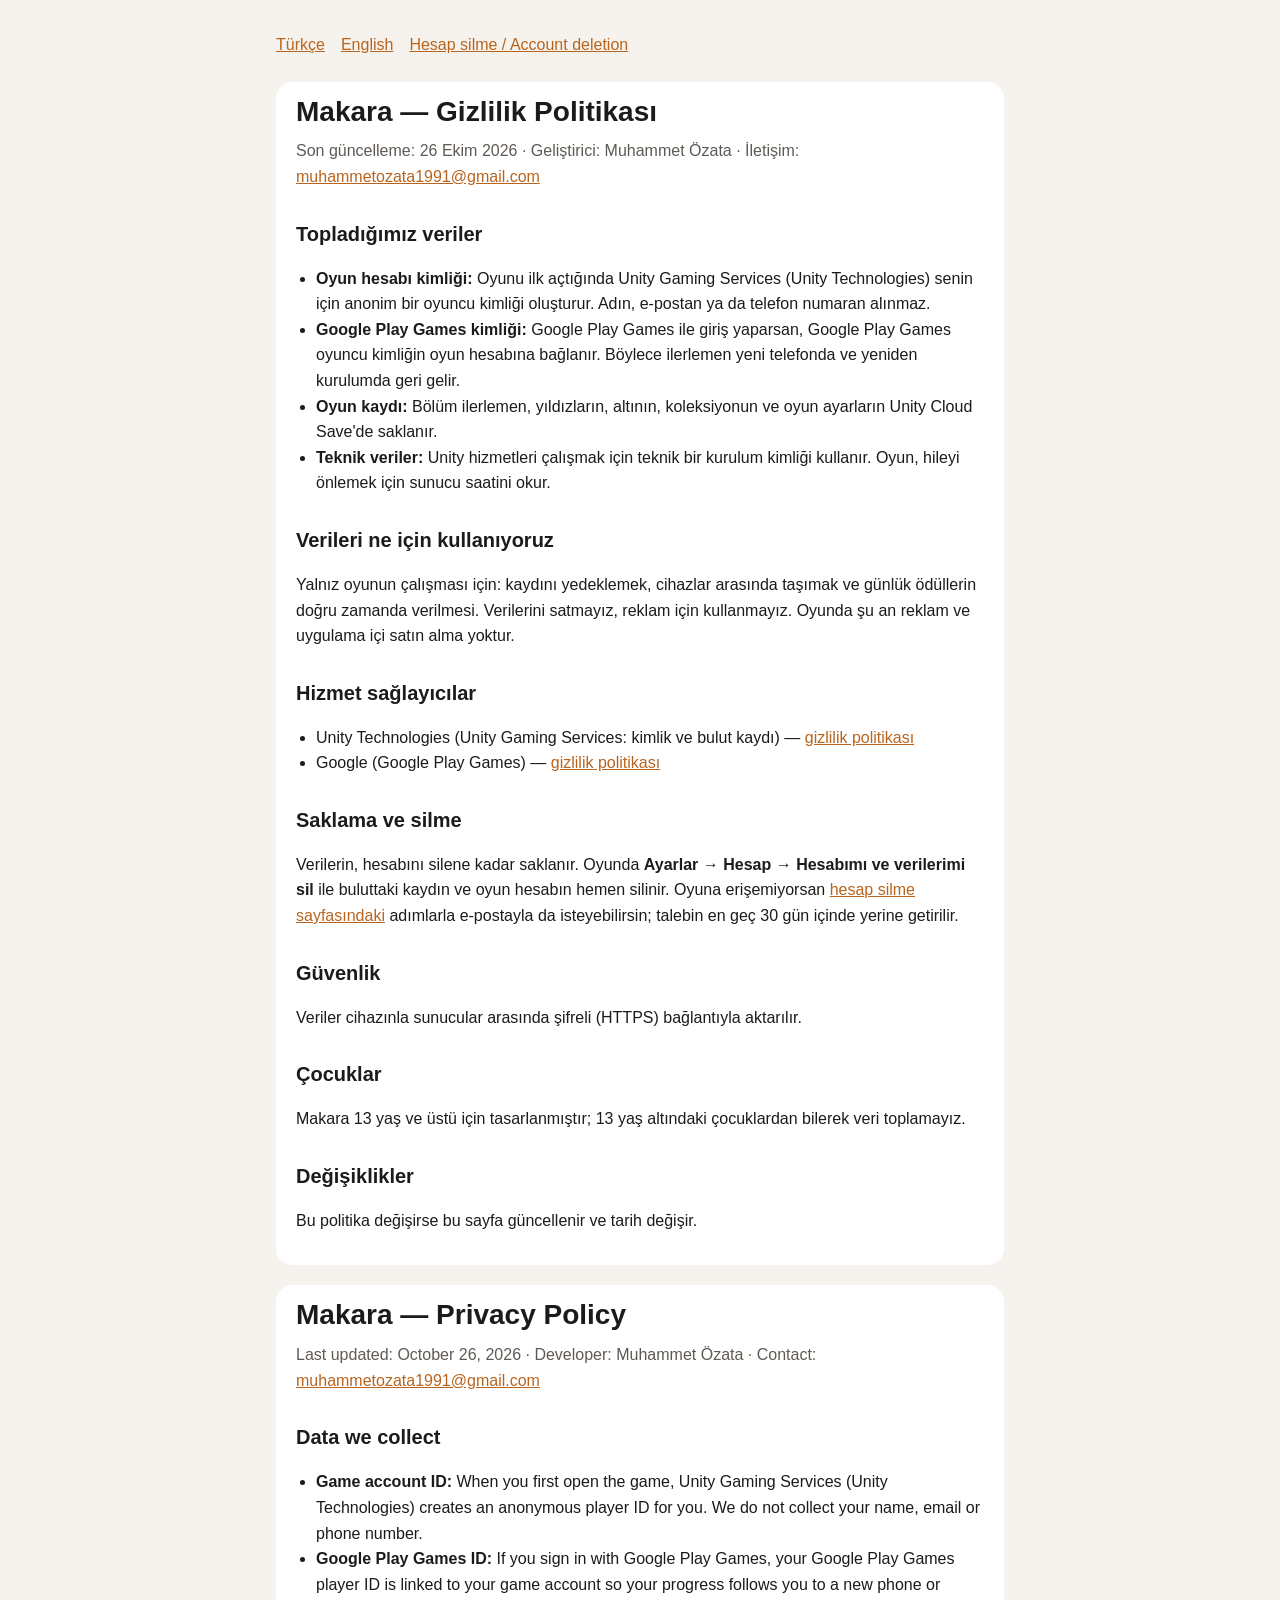
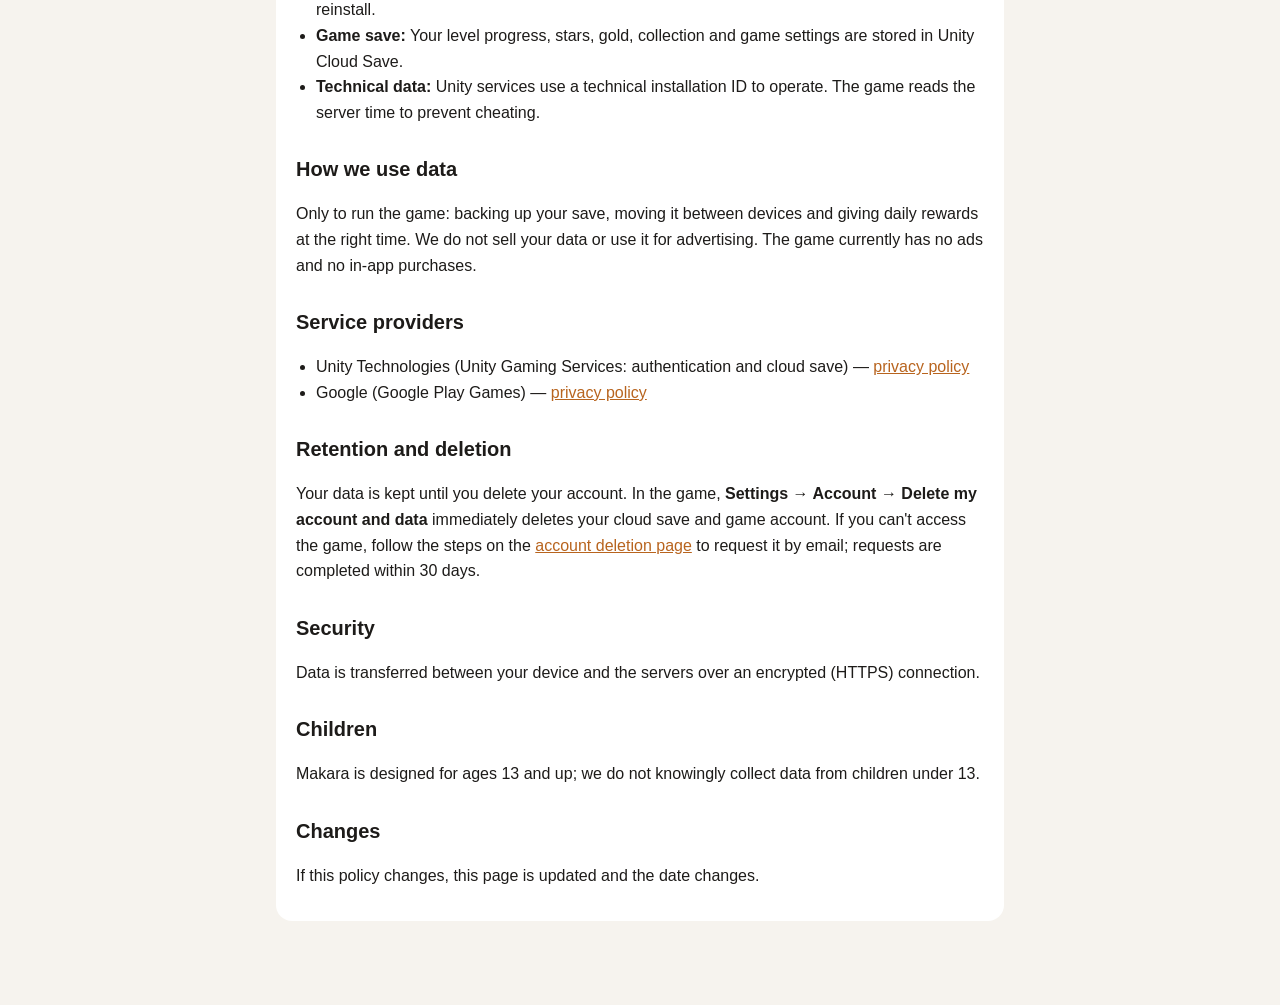
<file: index.html>
<!doctype html>
<html lang="tr"><head><meta charset="utf-8"><meta name="viewport" content="width=device-width,initial-scale=1">
<title>Makara — Gizlilik Politikası</title><link rel="stylesheet" href="stil.css"></head>
<body><main>
<nav><a href="#tr">Türkçe</a><a href="#en">English</a><a href="hesap-silme.html">Hesap silme / Account deletion</a></nav>

<section id="tr">
<h1>Makara — Gizlilik Politikası</h1>
<p class="alt">Son güncelleme: 26 Ekim 2026 · Geliştirici: Muhammet Özata · İletişim: <a href="mailto:muhammetozata1991@gmail.com">muhammetozata1991@gmail.com</a></p>
<h2>Topladığımız veriler</h2>
<ul>
<li><b>Oyun hesabı kimliği:</b> Oyunu ilk açtığında Unity Gaming Services (Unity Technologies) senin için anonim bir oyuncu kimliği oluşturur. Adın, e-postan ya da telefon numaran alınmaz.</li>
<li><b>Google Play Games kimliği:</b> Google Play Games ile giriş yaparsan, Google Play Games oyuncu kimliğin oyun hesabına bağlanır. Böylece ilerlemen yeni telefonda ve yeniden kurulumda geri gelir.</li>
<li><b>Oyun kaydı:</b> Bölüm ilerlemen, yıldızların, altının, koleksiyonun ve oyun ayarların Unity Cloud Save'de saklanır.</li>
<li><b>Teknik veriler:</b> Unity hizmetleri çalışmak için teknik bir kurulum kimliği kullanır. Oyun, hileyi önlemek için sunucu saatini okur.</li>
</ul>
<h2>Verileri ne için kullanıyoruz</h2>
<p>Yalnız oyunun çalışması için: kaydını yedeklemek, cihazlar arasında taşımak ve günlük ödüllerin doğru zamanda verilmesi. Verilerini satmayız, reklam için kullanmayız. Oyunda şu an reklam ve uygulama içi satın alma yoktur.</p>
<h2>Hizmet sağlayıcılar</h2>
<ul>
<li>Unity Technologies (Unity Gaming Services: kimlik ve bulut kaydı) — <a href="https://unity.com/legal/privacy-policy">gizlilik politikası</a></li>
<li>Google (Google Play Games) — <a href="https://policies.google.com/privacy">gizlilik politikası</a></li>
</ul>
<h2>Saklama ve silme</h2>
<p>Verilerin, hesabını silene kadar saklanır. Oyunda <b>Ayarlar → Hesap → Hesabımı ve verilerimi sil</b> ile buluttaki kaydın ve oyun hesabın hemen silinir. Oyuna erişemiyorsan <a href="hesap-silme.html">hesap silme sayfasındaki</a> adımlarla e-postayla da isteyebilirsin; talebin en geç 30 gün içinde yerine getirilir.</p>
<h2>Güvenlik</h2>
<p>Veriler cihazınla sunucular arasında şifreli (HTTPS) bağlantıyla aktarılır.</p>
<h2>Çocuklar</h2>
<p>Makara 13 yaş ve üstü için tasarlanmıştır; 13 yaş altındaki çocuklardan bilerek veri toplamayız.</p>
<h2>Değişiklikler</h2>
<p>Bu politika değişirse bu sayfa güncellenir ve tarih değişir.</p>
</section>

<section id="en">
<h1>Makara — Privacy Policy</h1>
<p class="alt">Last updated: October 26, 2026 · Developer: Muhammet Özata · Contact: <a href="mailto:muhammetozata1991@gmail.com">muhammetozata1991@gmail.com</a></p>
<h2>Data we collect</h2>
<ul>
<li><b>Game account ID:</b> When you first open the game, Unity Gaming Services (Unity Technologies) creates an anonymous player ID for you. We do not collect your name, email or phone number.</li>
<li><b>Google Play Games ID:</b> If you sign in with Google Play Games, your Google Play Games player ID is linked to your game account so your progress follows you to a new phone or reinstall.</li>
<li><b>Game save:</b> Your level progress, stars, gold, collection and game settings are stored in Unity Cloud Save.</li>
<li><b>Technical data:</b> Unity services use a technical installation ID to operate. The game reads the server time to prevent cheating.</li>
</ul>
<h2>How we use data</h2>
<p>Only to run the game: backing up your save, moving it between devices and giving daily rewards at the right time. We do not sell your data or use it for advertising. The game currently has no ads and no in-app purchases.</p>
<h2>Service providers</h2>
<ul>
<li>Unity Technologies (Unity Gaming Services: authentication and cloud save) — <a href="https://unity.com/legal/privacy-policy">privacy policy</a></li>
<li>Google (Google Play Games) — <a href="https://policies.google.com/privacy">privacy policy</a></li>
</ul>
<h2>Retention and deletion</h2>
<p>Your data is kept until you delete your account. In the game, <b>Settings → Account → Delete my account and data</b> immediately deletes your cloud save and game account. If you can't access the game, follow the steps on the <a href="hesap-silme.html">account deletion page</a> to request it by email; requests are completed within 30 days.</p>
<h2>Security</h2>
<p>Data is transferred between your device and the servers over an encrypted (HTTPS) connection.</p>
<h2>Children</h2>
<p>Makara is designed for ages 13 and up; we do not knowingly collect data from children under 13.</p>
<h2>Changes</h2>
<p>If this policy changes, this page is updated and the date changes.</p>
</section>
</main></body></html>
</file>
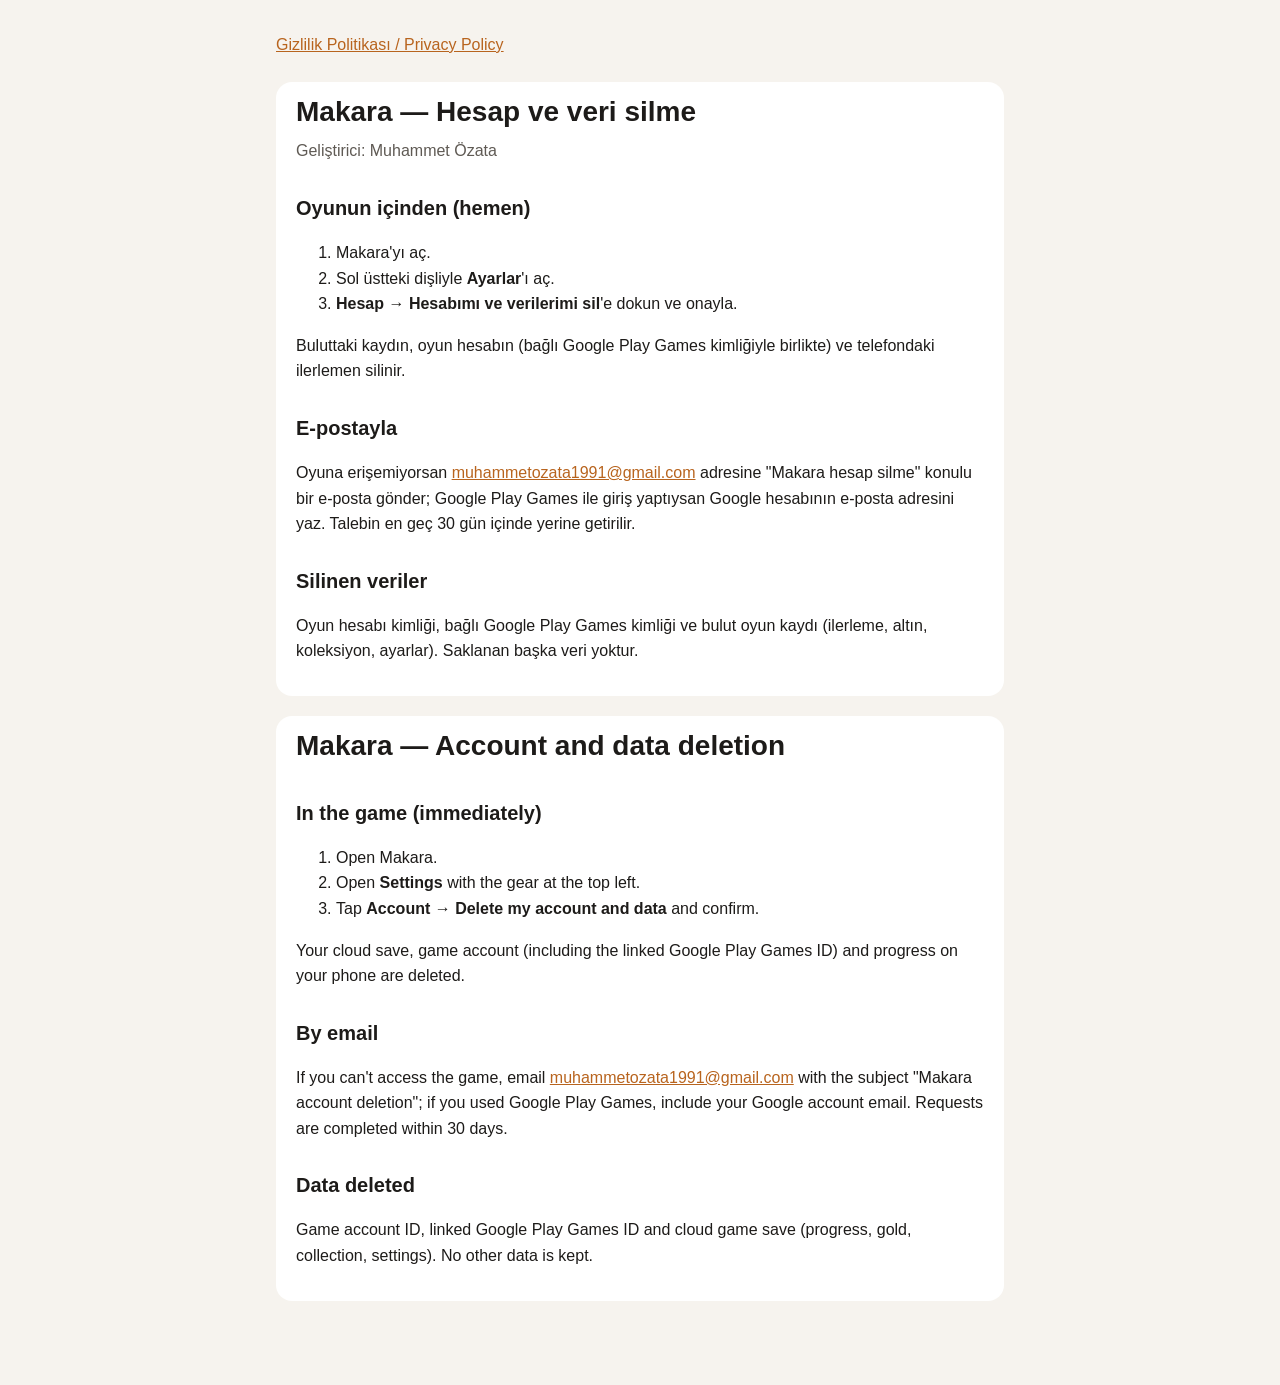
<file: hesap-silme.html>
<!doctype html>
<html lang="tr"><head><meta charset="utf-8"><meta name="viewport" content="width=device-width,initial-scale=1">
<title>Makara — Hesap Silme</title><link rel="stylesheet" href="stil.css"></head>
<body><main>
<nav><a href="index.html">Gizlilik Politikası / Privacy Policy</a></nav>
<section>
<h1>Makara — Hesap ve veri silme</h1>
<p class="alt">Geliştirici: Muhammet Özata</p>
<h2>Oyunun içinden (hemen)</h2>
<ol><li>Makara'yı aç.</li><li>Sol üstteki dişliyle <b>Ayarlar</b>'ı aç.</li><li><b>Hesap → Hesabımı ve verilerimi sil</b>'e dokun ve onayla.</li></ol>
<p>Buluttaki kaydın, oyun hesabın (bağlı Google Play Games kimliğiyle birlikte) ve telefondaki ilerlemen silinir.</p>
<h2>E-postayla</h2>
<p>Oyuna erişemiyorsan <a href="mailto:muhammetozata1991@gmail.com?subject=Makara%20hesap%20silme">muhammetozata1991@gmail.com</a> adresine "Makara hesap silme" konulu bir e-posta gönder; Google Play Games ile giriş yaptıysan Google hesabının e-posta adresini yaz. Talebin en geç 30 gün içinde yerine getirilir.</p>
<h2>Silinen veriler</h2>
<p>Oyun hesabı kimliği, bağlı Google Play Games kimliği ve bulut oyun kaydı (ilerleme, altın, koleksiyon, ayarlar). Saklanan başka veri yoktur.</p>
</section>
<section>
<h1>Makara — Account and data deletion</h1>
<h2>In the game (immediately)</h2>
<ol><li>Open Makara.</li><li>Open <b>Settings</b> with the gear at the top left.</li><li>Tap <b>Account → Delete my account and data</b> and confirm.</li></ol>
<p>Your cloud save, game account (including the linked Google Play Games ID) and progress on your phone are deleted.</p>
<h2>By email</h2>
<p>If you can't access the game, email <a href="mailto:muhammetozata1991@gmail.com?subject=Makara%20account%20deletion">muhammetozata1991@gmail.com</a> with the subject "Makara account deletion"; if you used Google Play Games, include your Google account email. Requests are completed within 30 days.</p>
<h2>Data deleted</h2>
<p>Game account ID, linked Google Play Games ID and cloud game save (progress, gold, collection, settings). No other data is kept.</p>
</section>
</main></body></html>
</file>
<file: stil.css>
:root{--zemin:#f6f3ee;--yazi:#1d1b19;--soluk:#5f5a54;--vurgu:#b8641e;--kart:#fff}
@media (prefers-color-scheme:dark){:root{--zemin:#14121a;--yazi:#efeae4;--soluk:#a9a29a;--vurgu:#ffc94a;--kart:#1e1b24}}
*{box-sizing:border-box}body{margin:0;background:var(--zemin);color:var(--yazi);font:16px/1.6 -apple-system,Segoe UI,Roboto,sans-serif}
main{max-width:760px;margin:0 auto;padding:32px 16px 64px}h1{font-size:28px;margin:0 0 4px}h2{font-size:20px;margin:28px 0 8px}
.alt{color:var(--soluk);margin:0 0 24px}a{color:var(--vurgu)}nav{display:flex;gap:16px;margin-bottom:24px;flex-wrap:wrap}
section{background:var(--kart);border-radius:16px;padding:8px 20px 16px;margin-bottom:20px}ul{padding-left:20px}
</file>
